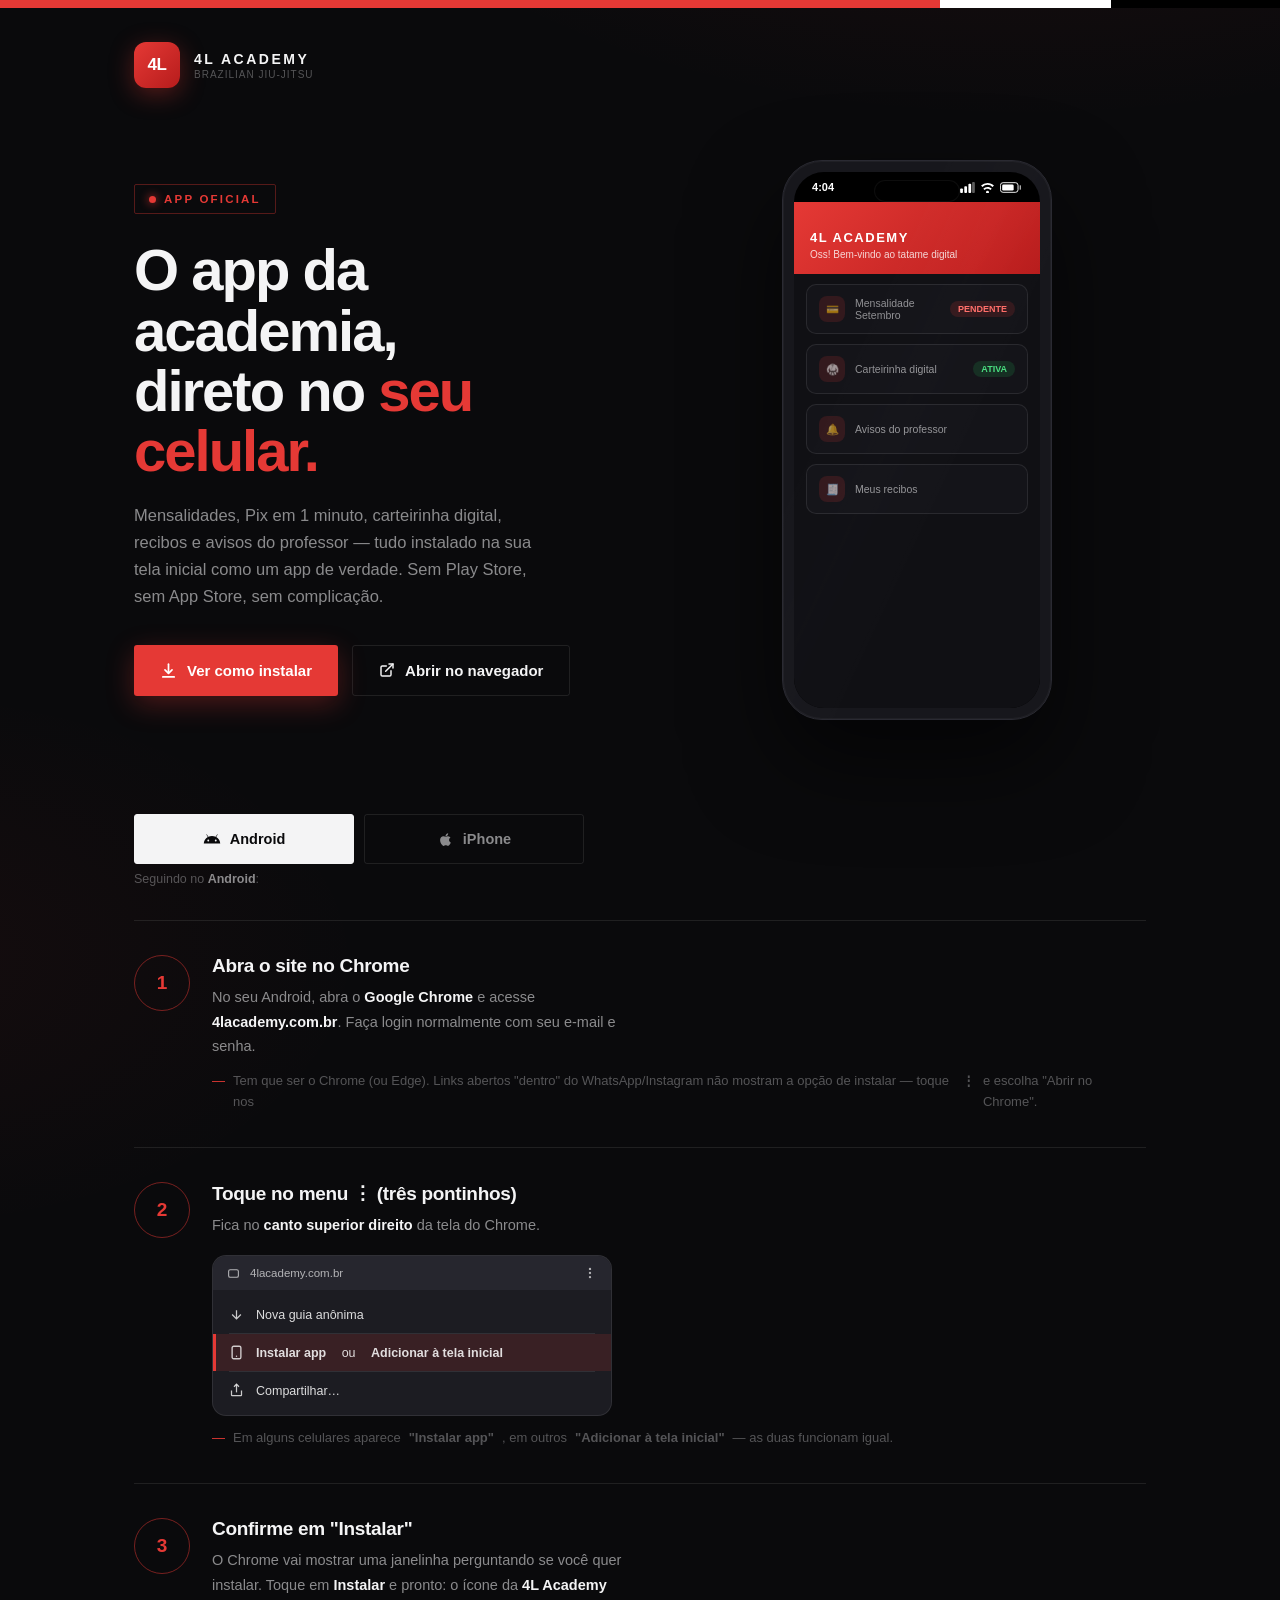
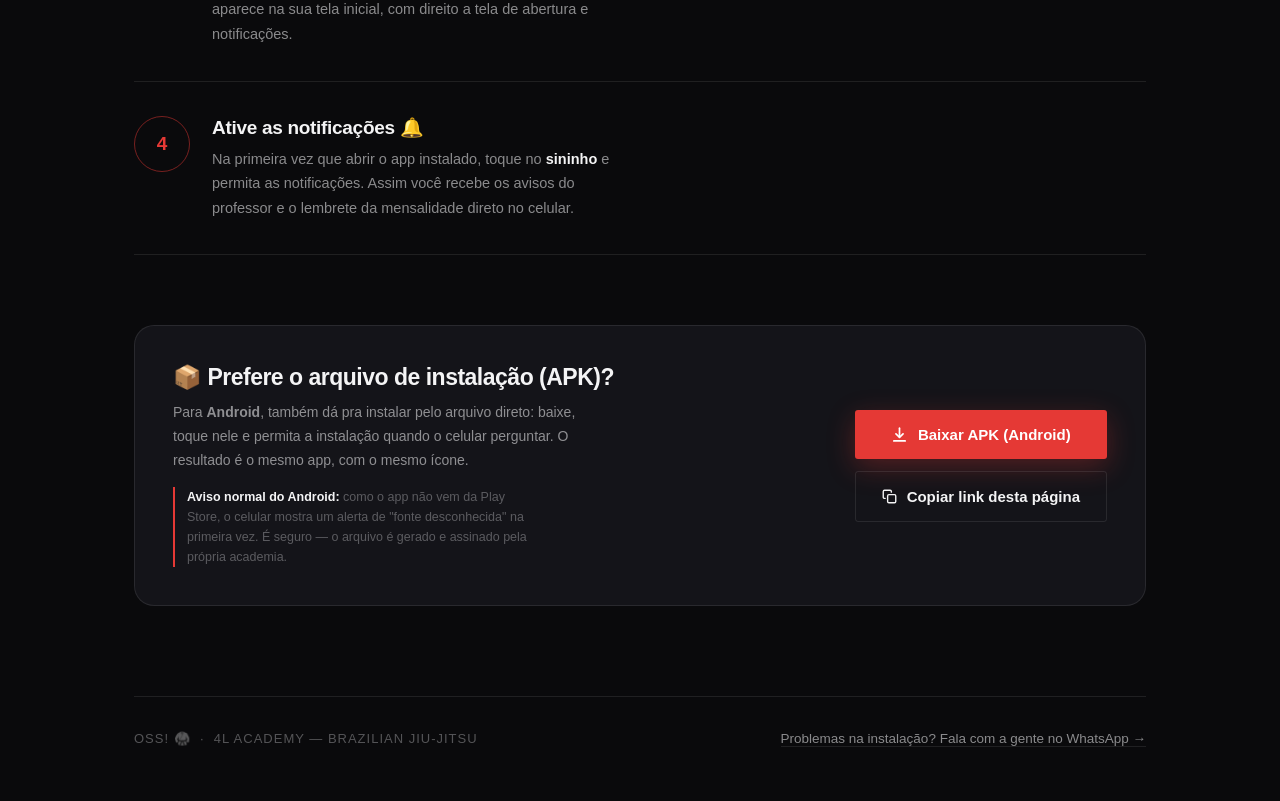
<file: instalar.html>
<!DOCTYPE html>
<html lang="pt-BR">
<head>
<meta charset="UTF-8">
<meta name="viewport" content="width=device-width, initial-scale=1.0, viewport-fit=cover">
<title>Instalar o App — 4L Academy</title>
<meta name="description" content="Instale o app da 4L Academy no seu Android ou iPhone em menos de 1 minuto. Sem loja, sem cadastro extra.">
<meta name="theme-color" content="#0a0a0c">
<!-- Amarras do PWA: sem isso o Chrome só oferece "atalho genérico" -->
<link rel="manifest" href="manifest.json">
<link rel="icon" type="image/png" href="icone-192.png">
<link rel="apple-touch-icon" href="icone-192.png">
<meta name="mobile-web-app-capable" content="yes">
<meta name="apple-mobile-web-app-capable" content="yes">
<meta name="apple-mobile-web-app-title" content="4L Academy">
<style>
:root{
  --bg:#0a0a0c; --bg2:#101014; --ink:#f4f4f5; --ink-dim:rgba(244,244,245,.55);
  --ink-faint:rgba(244,244,245,.32); --red:#E53935; --red-dark:#B71C1C;
  --line:rgba(255,255,255,.09); --card:#141419;
}
*{margin:0;padding:0;box-sizing:border-box}
html{scroll-behavior:smooth}
body{
  background:var(--bg); color:var(--ink);
  font-family:-apple-system,BlinkMacSystemFont,"Segoe UI",Roboto,"Helvetica Neue",Arial,sans-serif;
  -webkit-font-smoothing:antialiased; overflow-x:hidden;
  background-image:radial-gradient(1200px 600px at 80% -10%,rgba(229,57,53,.09),transparent 60%),
                   radial-gradient(900px 500px at -10% 40%,rgba(229,57,53,.05),transparent 55%);
}
::selection{background:var(--red);color:#fff}
.wrap{max-width:1060px;margin:0 auto;padding:0 24px}

/* ---------- faixa de faixa (marca) ---------- */
.beltbar{height:8px;display:flex}
.beltbar i{flex:1;background:var(--red)}
.beltbar i:nth-child(2){background:#fff;flex:.18}
.beltbar i:nth-child(3){background:#000;flex:.18;border-left:2px solid #fff}

/* ---------- topo ---------- */
header{padding:34px 0 8px;display:flex;align-items:center;gap:14px}
.logo{width:46px;height:46px;border-radius:12px;background:linear-gradient(135deg,var(--red),var(--red-dark));
  display:grid;place-items:center;font-weight:900;font-size:17px;letter-spacing:-.5px;color:#fff;
  box-shadow:0 6px 24px rgba(229,57,53,.35)}
.logo-txt{font-weight:800;letter-spacing:2.5px;font-size:14px}
.logo-txt small{display:block;font-weight:500;letter-spacing:1px;font-size:10px;color:var(--ink-faint);margin-top:2px}

/* ---------- entrada escalonada ---------- */
[data-animate]{opacity:0;transform:translateY(26px);animation:rise .8s cubic-bezier(.22,1,.36,1) forwards;animation-delay:var(--stagger,0s)}
@keyframes rise{to{opacity:1;transform:none}}

/* ---------- herói ---------- */
.hero{padding:64px 0 40px;display:grid;grid-template-columns:1.05fr .95fr;gap:48px;align-items:center}
.kicker{display:inline-flex;align-items:center;gap:8px;font-size:11.5px;letter-spacing:2.2px;font-weight:700;
  text-transform:uppercase;color:var(--red);border:1px solid rgba(229,57,53,.35);padding:8px 14px;border-radius:2px;margin-bottom:26px}
.kicker::before{content:"";width:7px;height:7px;background:var(--red);border-radius:50%;box-shadow:0 0 10px var(--red)}
h1{font-size:clamp(34px,5.4vw,58px);line-height:1.04;letter-spacing:-2px;font-weight:800}
h1 .r{color:var(--red)}
.sub{margin-top:20px;font-size:16.5px;line-height:1.65;color:var(--ink-dim);max-width:44ch}
.hero-ctas{margin-top:34px;display:flex;gap:14px;flex-wrap:wrap}

/* ---------- botões (canto reto, contraste tátil) ---------- */
.btn{display:inline-flex;align-items:center;gap:10px;font-weight:700;font-size:15px;text-decoration:none;
  padding:16px 26px;border-radius:3px;border:none;cursor:pointer;transition:opacity .3s ease,transform .15s ease;
  font-family:inherit}
.btn:active{transform:scale(.97)}
.btn-red{background:var(--red);color:#fff;box-shadow:0 8px 28px rgba(229,57,53,.3)}
.btn-red:hover{opacity:.88}
.btn-ghost{background:transparent;color:var(--ink);border:1px solid var(--line)}
.btn-ghost:hover{border-color:rgba(255,255,255,.3)}
.btn svg{flex:none}

/* ---------- mockup do celular ---------- */
.phone-stage{display:flex;justify-content:center;perspective:1200px}
.phone{width:270px;height:560px;border-radius:40px;background:#17171c;
  border:1px solid #2a2a32;padding:11px;position:relative;
  box-shadow:0 40px 90px rgba(0,0,0,.6),0 0 0 1px rgba(255,255,255,.04) inset;
  animation:float 7s ease-in-out infinite}
@keyframes float{0%,100%{transform:translateY(0) rotate(-1.2deg)}50%{transform:translateY(-14px) rotate(1.2deg)}}
.phone::after{ /* brilho */
  content:"";position:absolute;inset:0;border-radius:40px;pointer-events:none;
  background:linear-gradient(115deg,transparent 30%,rgba(255,255,255,.07) 45%,transparent 60%);
  mix-blend-mode:overlay}
.screen{width:100%;height:100%;border-radius:30px;background:#000;overflow:hidden;position:relative;display:flex;flex-direction:column}
.statusbar{height:30px;display:flex;align-items:center;justify-content:space-between;padding:0 18px;
  font-size:11px;font-weight:600;color:#fff;flex:none}
.notch{position:absolute;top:8px;left:50%;transform:translateX(-50%);width:86px;height:22px;background:#000;
  border-radius:12px;z-index:3;border:1px solid rgba(255,255,255,.05)}
/* mini UI do app dentro do mockup */
.miniapp{flex:1;background:var(--bg2);display:flex;flex-direction:column}
.mini-top{background:linear-gradient(135deg,var(--red),var(--red-dark));padding:26px 16px 14px;color:#fff}
.mini-top b{font-size:13px;letter-spacing:1.5px}
.mini-top span{display:block;font-size:10px;opacity:.8;margin-top:3px}
.mini-row{display:flex;align-items:center;gap:10px;margin:10px 12px 0;padding:11px 12px;background:var(--card);
  border:1px solid var(--line);border-radius:10px;font-size:10.5px;color:var(--ink-dim)}
.mini-dot{width:26px;height:26px;border-radius:8px;background:rgba(229,57,53,.15);display:grid;place-items:center;flex:none}
.mini-badge{margin-left:auto;font-size:9px;font-weight:700;padding:3px 8px;border-radius:99px}
.mini-badge.ok{background:rgba(34,197,94,.15);color:#4ade80}
.mini-badge.pend{background:rgba(229,57,53,.15);color:#ff6b66}

/* ---------- seletor de plataforma ---------- */
.platpick{display:flex;gap:10px;margin:54px 0 8px}
.platbtn{flex:1;max-width:220px;padding:15px;border-radius:3px;border:1px solid var(--line);background:transparent;
  color:var(--ink-dim);font-weight:700;font-size:14.5px;cursor:pointer;font-family:inherit;
  display:flex;align-items:center;justify-content:center;gap:9px;transition:all .25s ease}
.platbtn.on{background:var(--ink);color:#0a0a0c;border-color:var(--ink)}
.platbtn:not(.on):hover{border-color:rgba(255,255,255,.3);color:var(--ink)}
.detected{font-size:12.5px;color:var(--ink-faint);margin-bottom:34px}
.detected b{color:var(--ink-dim)}

/* ---------- passos ---------- */
.steps{display:none}
.steps.show{display:block}
.step{display:grid;grid-template-columns:56px 1fr;gap:22px;padding:34px 0;border-top:1px solid var(--line);align-items:start}
.step:last-child{border-bottom:1px solid var(--line)}
.stepnum{width:56px;height:56px;border-radius:50%;border:1px solid rgba(229,57,53,.5);color:var(--red);
  display:grid;place-items:center;font-weight:800;font-size:19px;font-variant-numeric:tabular-nums;flex:none}
.step h3{font-size:19px;font-weight:750;letter-spacing:-.3px;margin-bottom:8px}
.step p{font-size:14.5px;line-height:1.7;color:var(--ink-dim);max-width:52ch}
.step p b, .step p strong{color:var(--ink);font-weight:650}
.step .tip{margin-top:12px;font-size:13px;color:var(--ink-faint);display:flex;gap:8px;line-height:1.6}
.step .tip::before{content:"—";color:var(--red)}
/* mini-mockup do navegador em cada passo */
.ui-shot{margin-top:18px;background:#1c1c22;border:1px solid var(--line);border-radius:14px;overflow:hidden;max-width:400px}
.ui-shot .bar{display:flex;align-items:center;gap:10px;padding:10px 14px;background:#26262e;font-size:11.5px;color:rgba(255,255,255,.65)}
.ui-shot .body{padding:6px 0}
.ui-item{display:flex;align-items:center;gap:12px;padding:11px 16px;font-size:12.5px;color:rgba(255,255,255,.85)}
.ui-item.hl{background:rgba(229,57,53,.14);position:relative}
.ui-item.hl::before{content:"";position:absolute;left:0;top:0;bottom:0;width:3px;background:var(--red)}
.ui-item svg{flex:none;opacity:.9}
hr.sp{border:none;height:1px;background:var(--line);margin:0 16px}

/* ---------- seção APK ---------- */
.apk{margin:70px 0;background:var(--card);border:1px solid var(--line);border-radius:20px;
  padding:38px;display:grid;grid-template-columns:1fr auto;gap:28px;align-items:center}
.apk h2{font-size:23px;font-weight:800;letter-spacing:-.5px;margin-bottom:10px}
.apk p{font-size:14px;line-height:1.7;color:var(--ink-dim);max-width:52ch}
.apk p b{color:var(--ink)}
.apk .warn{margin-top:14px;font-size:12.5px;color:var(--ink-faint);line-height:1.6;border-left:2px solid var(--red);padding-left:12px}

/* ---------- instalado ---------- */
.installed{display:none;margin:40px 0;padding:34px;border-radius:20px;text-align:center;
  background:linear-gradient(135deg,rgba(34,197,94,.12),rgba(34,197,94,.04));border:1px solid rgba(34,197,94,.3)}
.installed.show{display:block}
.installed b{font-size:20px}
.installed p{margin-top:8px;color:var(--ink-dim);font-size:14px}

/* ---------- rodapé ---------- */
footer{margin-top:90px;border-top:1px solid var(--line);padding:34px 0 54px;
  display:flex;justify-content:space-between;align-items:center;gap:20px;flex-wrap:wrap}
footer .oss{font-size:13px;color:var(--ink-faint);letter-spacing:1px}
footer a{color:var(--ink-dim);text-decoration:none;font-size:13.5px;border-bottom:1px solid var(--line)}
footer a:hover{color:var(--ink)}

.toast{position:fixed;left:50%;bottom:28px;transform:translate(-50%,80px);background:var(--ink);color:#0a0a0c;
  font-weight:700;font-size:13.5px;padding:13px 22px;border-radius:99px;opacity:0;transition:all .4s cubic-bezier(.22,1,.36,1);
  z-index:50;pointer-events:none}
.toast.show{transform:translate(-50%,0);opacity:1}

@media(max-width:860px){
  .hero{grid-template-columns:1fr;padding-top:44px;gap:44px}
  .apk{grid-template-columns:1fr}
  .step{grid-template-columns:44px 1fr;gap:16px}
  .stepnum{width:44px;height:44px;font-size:16px}
}
</style>
</head>
<body>

<div class="beltbar" aria-hidden="true"><i></i><i></i><i></i></div>

<div class="wrap">
  <header data-animate style="--stagger:0s">
    <div class="logo">4L</div>
    <div class="logo-txt">4L ACADEMY<small>BRAZILIAN JIU-JITSU</small></div>
  </header>

  <section class="hero">
    <div>
      <div class="kicker" data-animate style="--stagger:.08s">App Oficial</div>
      <h1 data-animate style="--stagger:.16s">O app da academia,<br>direto no <span class="r">seu celular.</span></h1>
      <p class="sub" data-animate style="--stagger:.24s">
        Mensalidades, Pix em 1 minuto, carteirinha digital, recibos e avisos do professor —
        tudo instalado na sua tela inicial como um app de verdade. Sem Play Store, sem App Store, sem complicação.
      </p>
      <div class="hero-ctas" data-animate style="--stagger:.32s">
        <a class="btn btn-red" href="#instalar">
          <svg width="17" height="17" viewBox="0 0 24 24" fill="none" stroke="currentColor" stroke-width="2.4" stroke-linecap="round" stroke-linejoin="round"><path d="M12 3v12"/><path d="m7 11 5 5 5-5"/><path d="M4 21h16"/></svg>
          Ver como instalar
        </a>
        <a class="btn btn-ghost" href="https://4lacademy.com.br" target="_blank" rel="noopener">
          <svg width="16" height="16" viewBox="0 0 24 24" fill="none" stroke="currentColor" stroke-width="2.2" stroke-linecap="round" stroke-linejoin="round"><path d="M18 13v6a2 2 0 0 1-2 2H5a2 2 0 0 1-2-2V8a2 2 0 0 1 2-2h6"/><path d="M15 3h6v6"/><path d="M10 14 21 3"/></svg>
          Abrir no navegador
        </a>
      </div>
    </div>

    <div class="phone-stage" data-animate style="--stagger:.2s">
      <div class="phone">
        <div class="screen">
          <div class="notch"></div>
          <div class="statusbar">
            <span id="hora">9:41</span>
            <span style="display:flex;gap:5px;align-items:center">
              <svg width="15" height="11" viewBox="0 0 16 12" fill="currentColor"><rect x="0" y="7" width="3" height="5" rx="1"/><rect x="4.5" y="4.5" width="3" height="7.5" rx="1"/><rect x="9" y="2" width="3" height="10" rx="1"/><rect x="13" y="0" width="3" height="12" rx="1" opacity=".35"/></svg>
              <svg width="15" height="11" viewBox="0 0 16 12" fill="currentColor"><path d="M8 9.6a1.6 1.6 0 1 1 0 3.2 1.6 1.6 0 0 1 0-3.2zM8 5.4c1.8 0 3.4.7 4.6 1.9l-1.5 1.5A4.4 4.4 0 0 0 8 7.4c-1.2 0-2.3.5-3.1 1.4L3.4 7.3A6.4 6.4 0 0 1 8 5.4zM8 1c2.7 0 5.2 1.1 7 2.9l-1.5 1.5A7.9 7.9 0 0 0 8 3 7.9 7.9 0 0 0 2.5 5.4L1 3.9A9.9 9.9 0 0 1 8 1z"/></svg>
              <svg width="22" height="11" viewBox="0 0 25 12" fill="none" stroke="currentColor"><rect x="0.5" y="0.5" width="20" height="11" rx="3"/><rect x="2.5" y="2.5" width="13" height="7" rx="1.5" fill="currentColor" stroke="none"/><path d="M23 4v4" stroke-linecap="round"/></svg>
            </span>
          </div>
          <div class="miniapp">
            <div class="mini-top"><b>4L ACADEMY</b><span>Oss! Bem-vindo ao tatame digital</span></div>
            <div class="mini-row"><div class="mini-dot">💳</div>Mensalidade Setembro<span class="mini-badge pend">PENDENTE</span></div>
            <div class="mini-row"><div class="mini-dot">🥋</div>Carteirinha digital<span class="mini-badge ok">ATIVA</span></div>
            <div class="mini-row"><div class="mini-dot">🔔</div>Avisos do professor</div>
            <div class="mini-row"><div class="mini-dot">🧾</div>Meus recibos</div>
          </div>
        </div>
      </div>
    </div>
  </section>

  <!-- estado: já instalado -->
  <div id="ja-instalado" class="installed" data-animate style="--stagger:.1s">
    <b>✅ O app já está instalado neste aparelho!</b>
    <p>Você está vendo esta página de dentro do app 4L Academy. Não precisa fazer mais nada.</p>
  </div>

  <section id="instalar" data-animate style="--stagger:.1s">
    <div class="platpick" role="tablist">
      <button class="platbtn" id="btn-android" onclick="escolherPlataforma('android')" role="tab">
        <svg width="18" height="18" viewBox="0 0 24 24" fill="currentColor"><path d="M17.6 9.48l1.84-3.18a.38.38 0 0 0-.66-.38l-1.86 3.22a11.7 11.7 0 0 0-9.84 0L5.22 5.92a.38.38 0 0 0-.66.38L6.4 9.48A10.8 10.8 0 0 0 1 18h22a10.8 10.8 0 0 0-5.4-8.52zM7 15.25a1.25 1.25 0 1 1 0-2.5 1.25 1.25 0 0 1 0 2.5zm10 0a1.25 1.25 0 1 1 0-2.5 1.25 1.25 0 0 1 0 2.5z"/></svg>
        Android
      </button>
      <button class="platbtn" id="btn-ios" onclick="escolherPlataforma('ios')" role="tab">
        <svg width="17" height="17" viewBox="0 0 24 24" fill="currentColor"><path d="M17.05 20.28c-.98.95-2.05.8-3.08.35-1.09-.46-2.09-.48-3.24 0-1.44.62-2.2.44-3.06-.35C2.79 15.25 3.51 7.59 9.05 7.31c1.35.07 2.29.74 3.08.8 1.18-.24 2.31-.93 3.57-.84 1.51.12 2.65.72 3.4 1.8-3.12 1.87-2.38 5.98.48 7.13-.57 1.5-1.31 2.99-2.53 4.08zM12.03 7.25c-.15-2.23 1.66-4.07 3.74-4.25.29 2.58-2.34 4.5-3.74 4.25z"/></svg>
        iPhone
      </button>
    </div>
    <p class="detected" id="detect-msg"></p>

    <!-- ============ ANDROID ============ -->
    <div class="steps" id="steps-android">

      <div class="step">
        <div class="stepnum">1</div>
        <div>
          <h3>Abra o site no Chrome</h3>
          <p>No seu Android, abra o <strong>Google Chrome</strong> e acesse <strong>4lacademy.com.br</strong>. Faça login normalmente com seu e-mail e senha.</p>
          <div class="tip">Tem que ser o Chrome (ou Edge). Links abertos "dentro" do WhatsApp/Instagram não mostram a opção de instalar — toque nos <b>⋮</b> e escolha "Abrir no Chrome".</div>
        </div>
      </div>

      <div class="step">
        <div class="stepnum">2</div>
        <div>
          <h3>Toque no menu ⋮ (três pontinhos)</h3>
          <p>Fica no <strong>canto superior direito</strong> da tela do Chrome.</p>
          <div class="ui-shot" aria-hidden="true">
            <div class="bar">
              <svg width="13" height="13" viewBox="0 0 24 24" fill="none" stroke="currentColor" stroke-width="2"><rect x="3" y="5" width="18" height="14" rx="3"/></svg>
              4lacademy.com.br
              <svg style="margin-left:auto" width="14" height="14" viewBox="0 0 24 24" fill="currentColor"><circle cx="12" cy="5" r="2"/><circle cx="12" cy="12" r="2"/><circle cx="12" cy="19" r="2"/></svg>
            </div>
            <div class="body">
              <div class="ui-item"><svg width="15" height="15" viewBox="0 0 24 24" fill="none" stroke="currentColor" stroke-width="2"><path d="M12 5v14M5 12l7 7 7-7"/></svg>Nova guia anônima</div>
              <hr class="sp">
              <div class="ui-item hl"><svg width="15" height="15" viewBox="0 0 24 24" fill="none" stroke="currentColor" stroke-width="2.2" stroke-linecap="round"><rect x="5" y="2" width="14" height="20" rx="2.5"/><path d="M12 18h.01"/></svg><b>Instalar app</b> &nbsp;ou&nbsp; <b>Adicionar à tela inicial</b></div>
              <hr class="sp">
              <div class="ui-item"><svg width="15" height="15" viewBox="0 0 24 24" fill="none" stroke="currentColor" stroke-width="2"><path d="M4 12v7a1 1 0 0 0 1 1h14a1 1 0 0 0 1-1v-7"/><path d="M16 6l-4-4-4 4"/><path d="M12 2v13"/></svg>Compartilhar…</div>
            </div>
          </div>
          <div class="tip">Em alguns celulares aparece <b>"Instalar app"</b>, em outros <b>"Adicionar à tela inicial"</b> — as duas funcionam igual.</div>
        </div>
      </div>

      <div class="step">
        <div class="stepnum">3</div>
        <div>
          <h3>Confirme em "Instalar"</h3>
          <p>O Chrome vai mostrar uma janelinha perguntando se você quer instalar. Toque em <strong>Instalar</strong> e pronto: o ícone da <strong>4L Academy</strong> aparece na sua tela inicial, com direito a tela de abertura e notificações.</p>
        </div>
      </div>

      <div class="step">
        <div class="stepnum">4</div>
        <div>
          <h3>Ative as notificações 🔔</h3>
          <p>Na primeira vez que abrir o app instalado, toque no <strong>sininho</strong> e permita as notificações. Assim você recebe os avisos do professor e o lembrete da mensalidade direto no celular.</p>
        </div>
      </div>
    </div>

    <!-- ============ iPHONE ============ -->
    <div class="steps" id="steps-ios">

      <div class="step">
        <div class="stepnum">1</div>
        <div>
          <h3>Abra o site no Safari</h3>
          <p>No iPhone, <strong>precisa ser o Safari</strong> (o navegador azulzinho que já vem no aparelho). Acesse <strong>4lacademy.com.br</strong> e faça login.</p>
          <div class="tip">O Chrome do iPhone <b>não</b> consegue instalar apps — essa opção só existe no Safari.</div>
        </div>
      </div>

      <div class="step">
        <div class="stepnum">2</div>
        <div>
          <h3>Toque no botão Compartilhar</h3>
          <p>É o ícone de <strong>quadradinho com uma seta pra cima</strong>, na barra de baixo do Safari.</p>
          <div class="ui-shot" aria-hidden="true">
            <div class="bar">4lacademy.com.br</div>
            <div class="body">
              <div class="ui-item"><svg width="15" height="15" viewBox="0 0 24 24" fill="none" stroke="currentColor" stroke-width="2"><path d="M19 21l-7-5-7 5V5a2 2 0 0 1 2-2h10a2 2 0 0 1 2 2z"/></svg>Adicionar aos Favoritos</div>
              <hr class="sp">
              <div class="ui-item hl"><svg width="15" height="15" viewBox="0 0 24 24" fill="none" stroke="currentColor" stroke-width="2.2" stroke-linecap="round"><rect x="3" y="3" width="18" height="18" rx="4"/><path d="M12 8v8M8 12h8"/></svg><b>Adicionar à Tela de Início</b></div>
              <hr class="sp">
              <div class="ui-item"><svg width="15" height="15" viewBox="0 0 24 24" fill="none" stroke="currentColor" stroke-width="2"><circle cx="12" cy="12" r="9"/><path d="M12 8v4l2 2"/></svg>Histórico</div>
            </div>
          </div>
        </div>
      </div>

      <div class="step">
        <div class="stepnum">3</div>
        <div>
          <h3>Role e toque em "Adicionar à Tela de Início"</h3>
          <p>No menu que abrir, <strong>role pra baixo</strong> até achar essa opção. Depois toque em <strong>Adicionar</strong> no canto superior direito. O ícone da 4L aparece na sua tela inicial.</p>
        </div>
      </div>

      <div class="step">
        <div class="stepnum">4</div>
        <div>
          <h3>Ative as notificações 🔔</h3>
          <p>Abra o app pelo ícone novo, toque no <strong>sininho</strong> e permita as notificações. Precisa do iPhone com <strong>iOS 16.4 ou mais novo</strong> pra receber os avisos (Ajustes → Geral → Atualização de Software).</p>
        </div>
      </div>
    </div>
  </section>

  <!-- ============ APK ============ -->
  <section class="apk" data-animate id="apk-box">
    <div>
      <h2>📦 Prefere o arquivo de instalação (APK)?</h2>
      <p>Para <strong>Android</strong>, também dá pra instalar pelo arquivo direto: baixe, toque nele e permita a instalação quando o celular perguntar. O resultado é o mesmo app, com o mesmo ícone.</p>
      <p class="warn"><b>Aviso normal do Android:</b> como o app não vem da Play Store, o celular mostra um alerta de "fonte desconhecida" na primeira vez. É seguro — o arquivo é gerado e assinado pela própria academia.</p>
    </div>
    <div style="display:flex;flex-direction:column;gap:12px;min-width:210px">
      <!-- PROFESSOR: troque o href abaixo pelo link do APK quando subir o arquivo -->
      <a class="btn btn-red" id="btn-apk" href="https://4lacademy.com.br/4lacademy.apk" style="justify-content:center">
        <svg width="17" height="17" viewBox="0 0 24 24" fill="none" stroke="currentColor" stroke-width="2.4" stroke-linecap="round" stroke-linejoin="round"><path d="M12 3v12"/><path d="m7 11 5 5 5-5"/><path d="M4 21h16"/></svg>
        Baixar APK (Android)
      </a>
      <button class="btn btn-ghost" onclick="copiarLink()" style="justify-content:center">
        <svg width="15" height="15" viewBox="0 0 24 24" fill="none" stroke="currentColor" stroke-width="2.2" stroke-linecap="round" stroke-linejoin="round"><rect x="9" y="9" width="13" height="13" rx="2"/><path d="M5 15H4a2 2 0 0 1-2-2V4a2 2 0 0 1 2-2h9a2 2 0 0 1 2 2v1"/></svg>
        Copiar link desta página
      </button>
    </div>
  </section>

  <footer>
    <div class="oss">OSS! 🥋 &nbsp;·&nbsp; 4L ACADEMY — BRAZILIAN JIU-JITSU</div>
    <a href="https://wa.me/5592985589868" target="_blank" rel="noopener">Problemas na instalação? Fala com a gente no WhatsApp →</a>
  </footer>
</div>

<div class="toast" id="toast">Link copiado! Manda no grupo da turma 🥋</div>

<script>
// ---------- registra o service worker (faz a página ser "instalável") ----------
if ('serviceWorker' in navigator) {
  navigator.serviceWorker.register('sw.js').catch(function(){});
}

// ---------- relógio do mockup ----------
(function(){
  var d = new Date();
  var h = d.getHours(), m = ('0'+d.getMinutes()).slice(-2);
  document.getElementById('hora').textContent = h + ':' + m;
})();

// ---------- detecta plataforma ----------
var ua = navigator.userAgent || '';
var ehIOS = /iPad|iPhone|iPod/.test(ua) || (navigator.platform === 'MacIntel' && navigator.maxTouchPoints > 1);
var ehAndroid = /Android/i.test(ua);

// ---------- já está instalado? ----------
var standalone = window.matchMedia('(display-mode: standalone)').matches || window.navigator.standalone === true;
if (standalone) {
  document.getElementById('ja-instalado').classList.add('show');
}

function escolherPlataforma(qual){
  document.getElementById('btn-android').classList.toggle('on', qual === 'android');
  document.getElementById('btn-ios').classList.toggle('on', qual === 'ios');
  document.getElementById('steps-android').classList.toggle('show', qual === 'android');
  document.getElementById('steps-ios').classList.toggle('show', qual === 'ios');
  var msg = document.getElementById('detect-msg');
  if (qual === 'android' && ehAndroid) msg.innerHTML = 'Detectamos que você está num <b>Android</b> — é só seguir os passos abaixo 👇';
  else if (qual === 'ios' && ehIOS) msg.innerHTML = 'Detectamos que você está num <b>iPhone</b> — é só seguir os passos abaixo 👇';
  else if (qual === 'android') msg.innerHTML = 'Seguindo no <b>Android</b>:';
  else msg.innerHTML = 'Seguindo no <b>iPhone</b> (use o <b>Safari</b>):';
}

// escolha automática na abertura
escolherPlataforma(ehIOS ? 'ios' : 'android');

// esconde caixa de APK no iPhone (não se aplica)
if (ehIOS) document.getElementById('apk-box').style.display = 'none';

// ---------- copiar link ----------
function copiarLink(){
  var url = location.href;
  var ok = function(){
    var t = document.getElementById('toast');
    t.classList.add('show');
    setTimeout(function(){ t.classList.remove('show'); }, 2600);
  };
  if (navigator.clipboard && navigator.clipboard.writeText) {
    navigator.clipboard.writeText(url).then(ok).catch(function(){ fallback(); });
  } else fallback();
  function fallback(){
    var i = document.createElement('input');
    i.value = url; document.body.appendChild(i); i.select();
    try { document.execCommand('copy'); ok(); } catch(e){}
    document.body.removeChild(i);
  }
}
</script>
</body>
</html>
</file>
